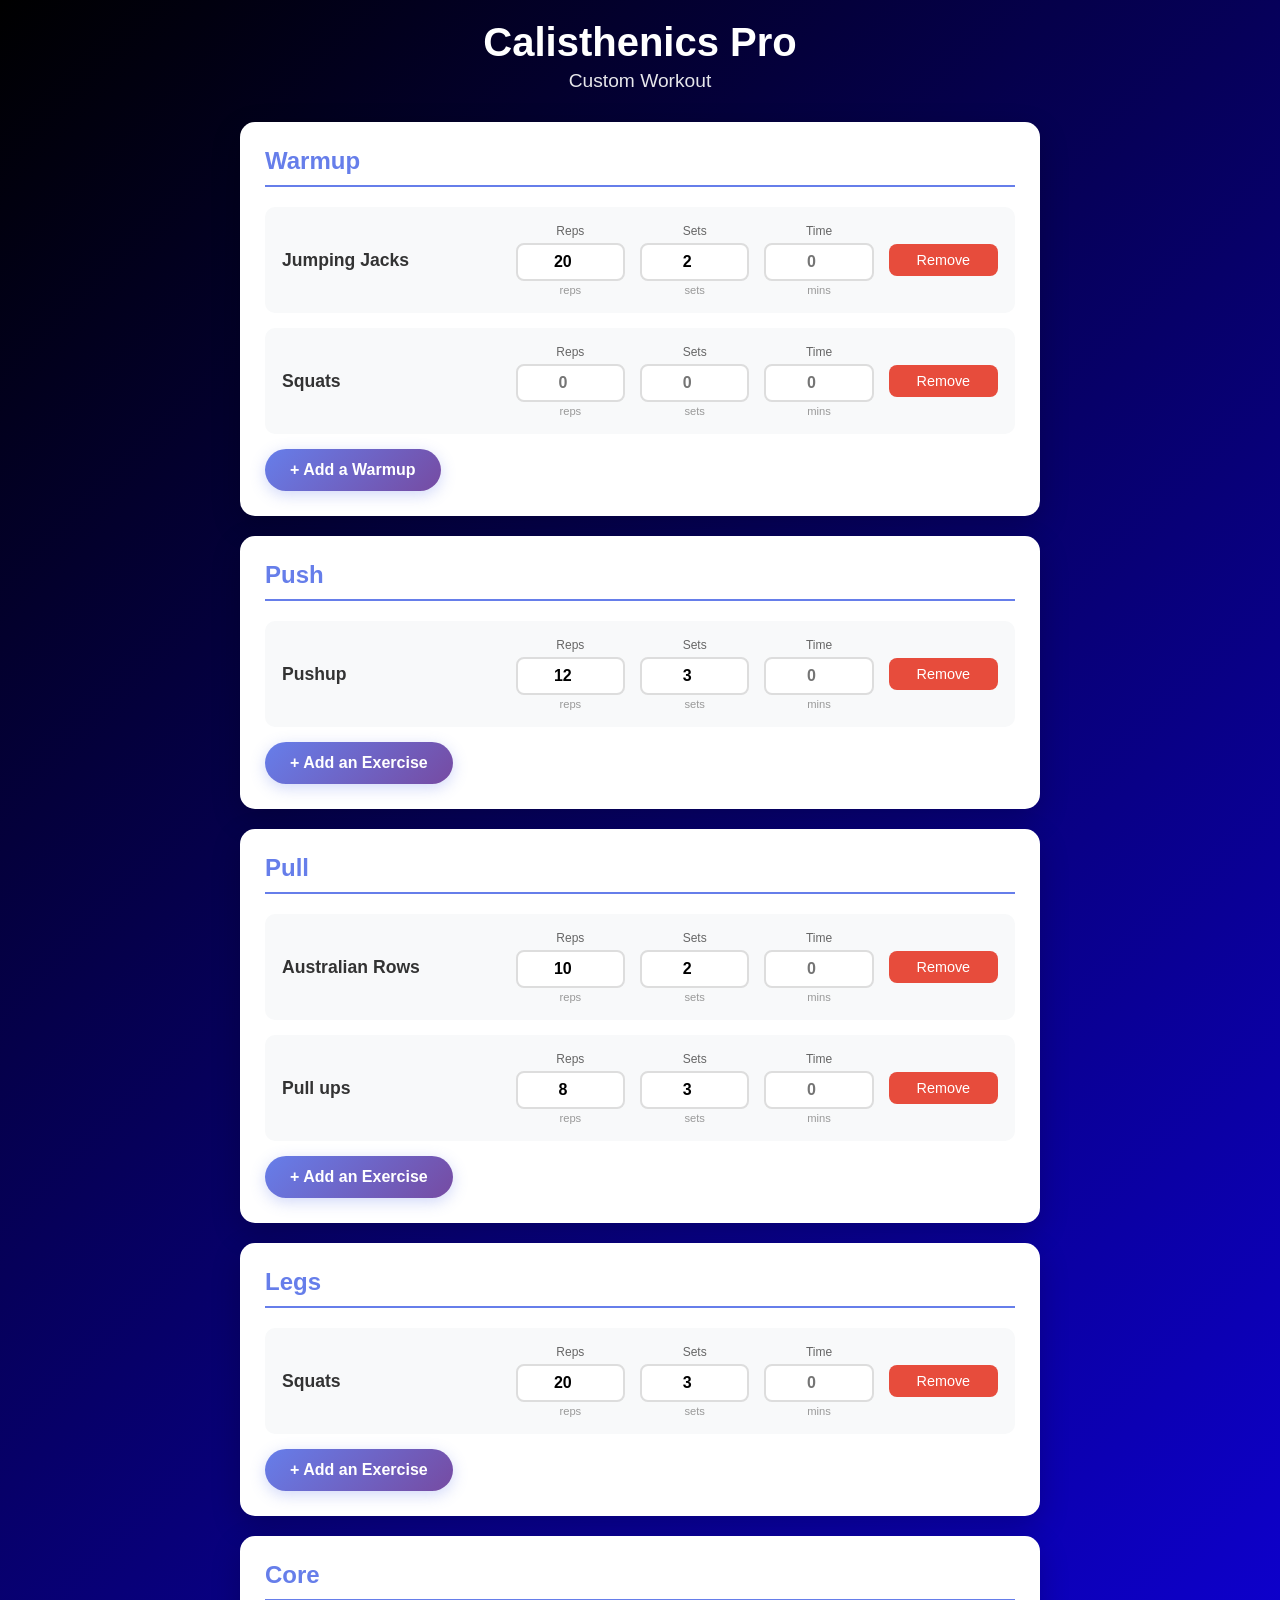
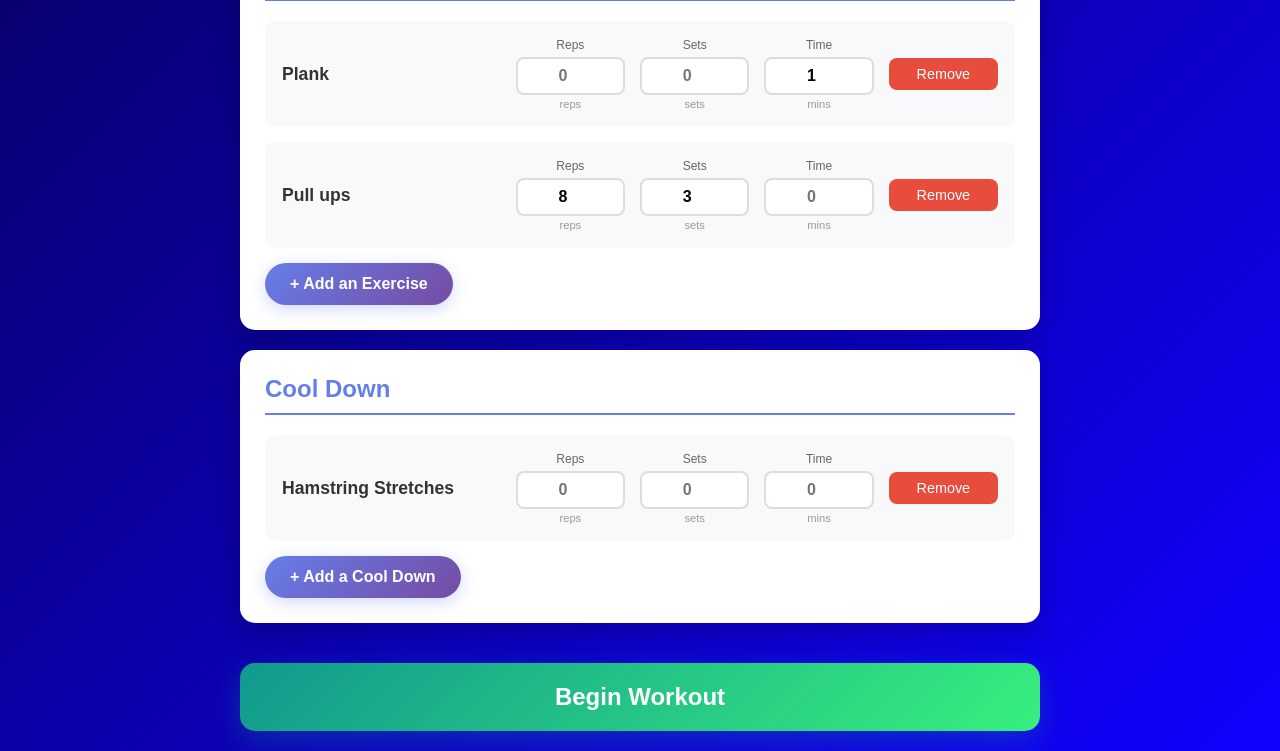
<file: Calisthenics-Pro/index.html>
<!DOCTYPE html>
<html lang="en">
<head>
    <meta charset="UTF-8">
    <meta name="viewport" content="width=device-width, initial-scale=1.0">
    <title>Calisthenics Pro</title>
    <link rel="stylesheet" href="styles.css">
</head>
<body>
    <div class="container">
        <div class="header">
            <h1>Calisthenics Pro</h1>
            <h2>Custom Workout</h2>
        </div>

        <!-- Warmup Section -->
        <div class="workout-section">
            <div class="section-title">Warmup</div>
            <div id="warmup-exercises"></div>
            <button class="add-button" onclick="addExercise('warmup')">+ Add a Warmup</button>
        </div>

        <!-- Push Section -->
        <div class="workout-section">
            <div class="section-title">Push</div>
            <div id="push-exercises"></div>
            <button class="add-button" onclick="addExercise('push')">+ Add an Exercise</button>
        </div>

        <!-- Pull Section -->
        <div class="workout-section">
            <div class="section-title">Pull</div>
            <div id="pull-exercises"></div>
            <button class="add-button" onclick="addExercise('pull')">+ Add an Exercise</button>
        </div>

        <!-- Legs Section -->
        <div class="workout-section">
            <div class="section-title">Legs</div>
            <div id="legs-exercises"></div>
            <button class="add-button" onclick="addExercise('legs')">+ Add an Exercise</button>
        </div>

        <!-- Core Section -->
        <div class="workout-section">
            <div class="section-title">Core</div>
            <div id="core-exercises"></div>
            <button class="add-button" onclick="addExercise('core')">+ Add an Exercise</button>
        </div>

        <!-- Cool Down Section -->
        <div class="workout-section">
            <div class="section-title">Cool Down</div>
            <div id="cooldown-exercises"></div>
            <button class="add-button" onclick="addExercise('cooldown')">+ Add a Cool Down</button>
        </div>

        <button class="begin-button" onclick="beginWorkout()">Begin Workout</button>
    </div>

    <!-- Add Exercise Modal -->
    <div id="exerciseModal" class="modal">
        <div class="modal-content">
            <h3>Add Exercise</h3>
            <input type="text" id="exerciseName" placeholder="Exercise name">
            <div class="modal-buttons">
                <button class="modal-cancel" onclick="closeModal()">Cancel</button>
                <button class="modal-confirm" onclick="confirmAddExercise()">Add</button>
            </div>
        </div>
    </div>

    <!-- Workout Player Screen -->
    <div id="workoutPlayer" class="workout-player">
        <div class="player-container">
            <div class="player-header">
                <h1>Calisthenics Pro</h1>
                <h2>Custom Workout</h2>
            </div>

            <div class="player-content">
                <div class="exercise-info">
                    <div class="info-label">Current Exercise</div>
                    <div class="current-exercise-name" id="playerExerciseName">Current Exercise</div>
                </div>

                <div class="exercise-stats">
                    <div class="stat-box">
                        <div class="stat-label">Repitions</div>
                        <div class="stat-value" id="playerReps">--</div>
                    </div>
                    <div class="stat-box">
                        <div class="stat-label">Set Time</div>
                        <div class="stat-value" id="playerSets">--</div>
                    </div>
                    <div class="stat-box">
                        <div class="stat-label">Rep Seconds</div>
                        <div class="stat-value" id="playerTime">--</div>
                    </div>
                </div>

                <!-- Large Timer for time-based exercises -->
                <div class="timer-display" id="timerDisplay">
                    <div id="timerClock">00:00:00</div>
                </div>

                <div class="player-controls">
                    <button class="control-btn" id="restartBtn" onclick="restartExercise()">
                        <svg width="60" height="60" viewBox="0 0 24 24" fill="none" stroke="currentColor" stroke-width="2">
                            <path d="M3 12a9 9 0 0 1 9-9 9.75 9.75 0 0 1 6.74 2.74L21 8"/>
                            <path d="M21 3v5h-5"/>
                            <path d="M21 12a9 9 0 0 1-9 9 9.75 9.75 0 0 1-6.74-2.74L3 16"/>
                        </svg>
                        <div class="control-label">Restart</div>
                    </button>
                    <button class="control-btn" id="pauseBtn" onclick="togglePause()">
                        <svg width="60" height="60" viewBox="0 0 24 24" fill="currentColor">
                            <rect x="6" y="4" width="4" height="16" rx="1"/>
                            <rect x="14" y="4" width="4" height="16" rx="1"/>
                        </svg>
                        <div class="control-label">Pause</div>
                    </button>
                    <button class="control-btn" id="nextBtn" onclick="nextExercise()">
                        <svg width="60" height="60" viewBox="0 0 24 24" fill="currentColor">
                            <polygon points="5 3 19 12 5 21 5 3"/>
                            <line x1="19" y1="3" x2="19" y2="21" stroke="currentColor" stroke-width="2"/>
                        </svg>
                        <div class="control-label">Next</div>
                    </button>
                </div>

                <button class="exit-workout-btn" onclick="exitWorkout()">Exit Workout</button>
            </div>
        </div>
    </div>

    <script src="script.js"></script>
</body>
</html>
</file>
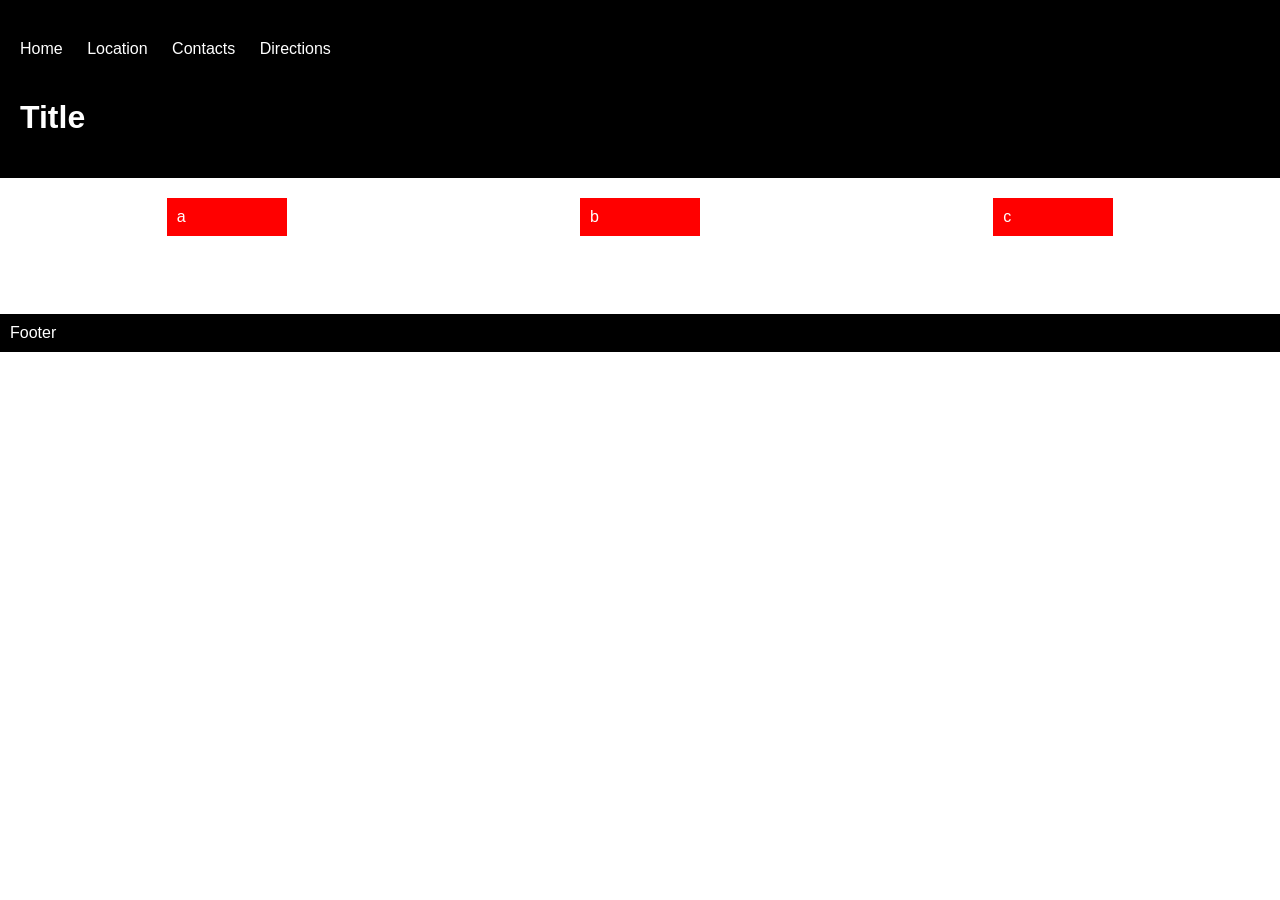
<file: HTML Tutorials/index.html>
<!DOCTYPE html>
<html lang="en">
<head>
    <meta charset="UTF-8">
    <meta name="viewport" content="width=device-width, initial-scale=1.0">
    <link rel="stylesheet" href="style.css">
    <title>Bakery</title>
</head>
<body>
    <header> 
        <ul>
            <li>Home</li>
            <li>Location</li>
            <li>Contacts</li>
            <li>Directions</li>
        </ul>
        <h1> Title</h1>
    </header>
    <section>
        <div>a</div>
        <div>b</div>
        <div>c</div>
    </section>
    <section>Section</section>
    <footer>Footer</footer>
</body>
</html>
</file>
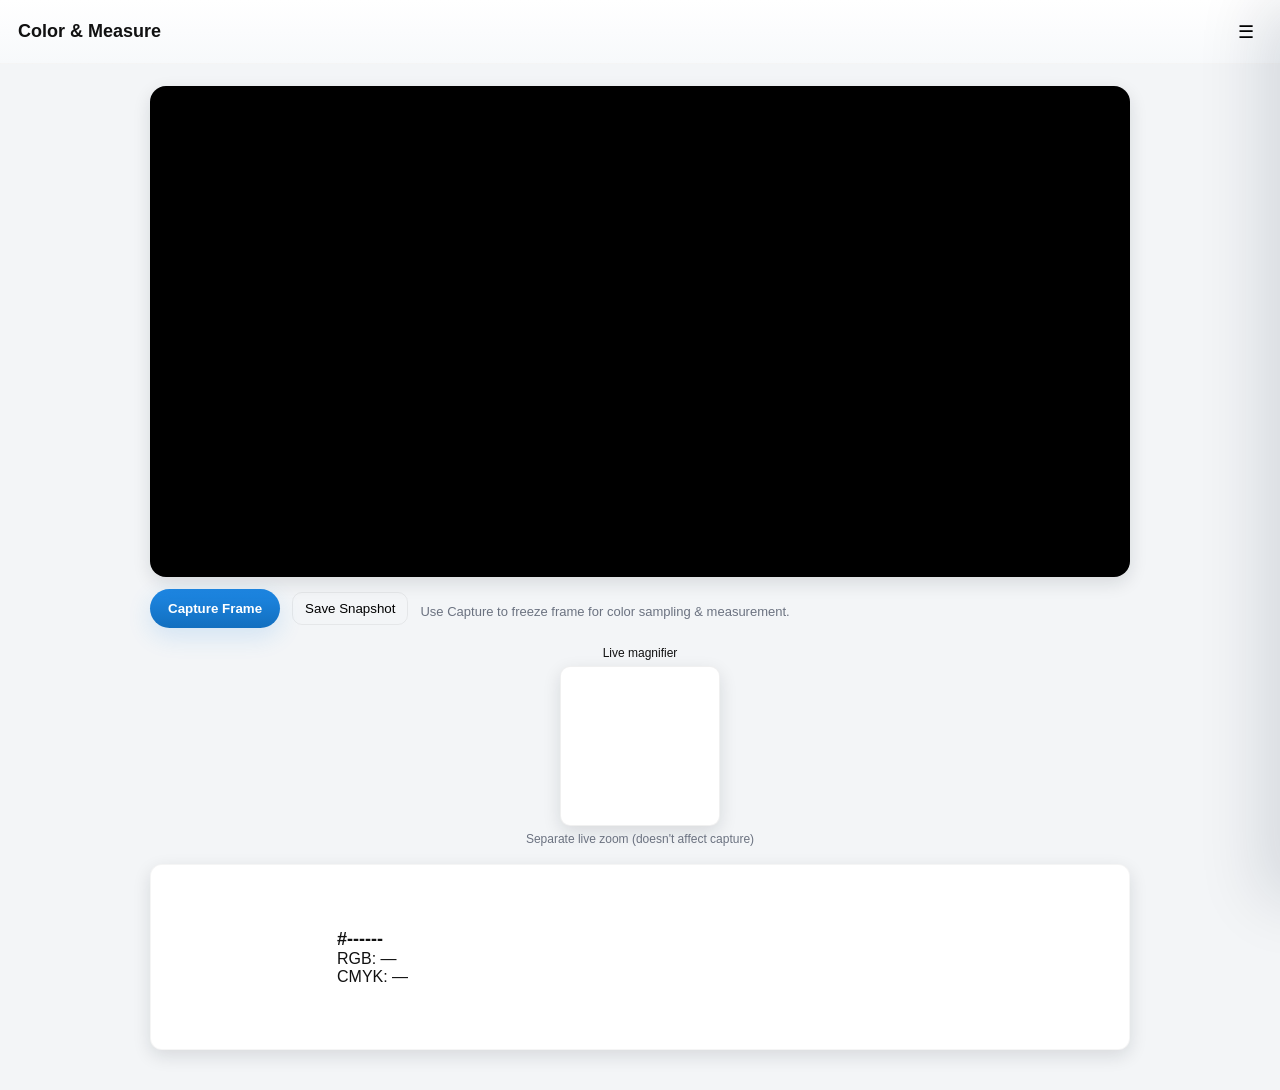
<file: HTML/Camera Measure/Index.html>
<!DOCTYPE html>
<html lang="en">
<head>
  <meta charset="utf-8" />
  <meta name="viewport" content="width=device-width,initial-scale=1" />
  <title>Color + Measure — Material</title>
  <link rel="stylesheet" href="style.css">
</head>
<body>
  <header class="topbar">
    <div class="title">Color & Measure</div>
    <div class="controls-right">
      <button id="hamburger" class="icon-btn" aria-label="Open sidebar">☰</button>
    </div>
  </header>

  <aside id="sideMenu" class="sideMenu" aria-hidden="true">
    <div class="menu-head">
      <h3>Captured Colors</h3>
      <div class="menu-actions">
        <button id="clearColors" class="btn danger">Clear</button>
        <button id="closeMenu" class="icon-btn">✕</button>
      </div>
    </div>

    <div id="menuBody" class="menu-body">
      <div id="colorList" class="menu-list"></div>

      <hr>

      <h4>Measurements</h4>
      <div class="measure-panel">
        <div>Calibration: <span id="calibInfo">Not set</span></div>
        <div>Last measure: <span id="lastMeasure">—</span></div>
        <div class="measure-controls">
          <button id="calibrateBtn" class="btn">Calibrate</button>
          <button id="measureBtn" class="btn">Measure</button>
          <button id="edgeToggle" class="btn">Toggle Edges</button>
        </div>
        <div class="hint small">Workflow: Capture → Calibrate (pick 2 points & enter real length) → Measure (pick 2 points)</div>
      </div>
    </div>
  </aside>

  <div id="overlay" class="overlay" hidden></div>

  <main class="main">
    <section class="camera-area">
      <div class="camera-card">
        <video id="camera" autoplay playsinline muted></video>

        <!-- frozen preview canvas sits above video after capture -->
        <canvas id="previewCanvas" class="preview-canvas" hidden></canvas>

        <!-- edge overlay on top -->
        <canvas id="edgeCanvas" class="edge-canvas" hidden></canvas>
      </div>

      <div class="controls">
        <button id="captureBtn" class="capture-btn">Capture Frame</button>
        <button id="saveSnapshot" class="btn ghost" title="Save snapshot image">Save Snapshot</button>
        <div class="hint">Use Capture to freeze frame for color sampling & measurement.</div>
      </div>

      <div class="magnifier-wrap">
        <label class="small">Live magnifier</label>
        <canvas id="magnifierCanvas" width="160" height="160" class="magnifier-canvas"></canvas>
        <div class="small muted">Separate live zoom (doesn't affect capture)</div>
      </div>

      <div class="preview-card" id="previewCard" hidden>
        <canvas id="previewThumb" width="160" height="160"></canvas>
        <div class="preview-meta">
          <div id="previewHex" class="big-hex">#------</div>
          <div id="previewRGB">RGB: —</div>
          <div id="previewCMYK">CMYK: —</div>
        </div>
      </div>
    </section>
  </main>

  <!-- hidden working canvas at video native resolution -->
  <canvas id="hiddenCanvas" style="display:none;"></canvas>

  <script src="script.js"></script>
</body>
</html>
</file>
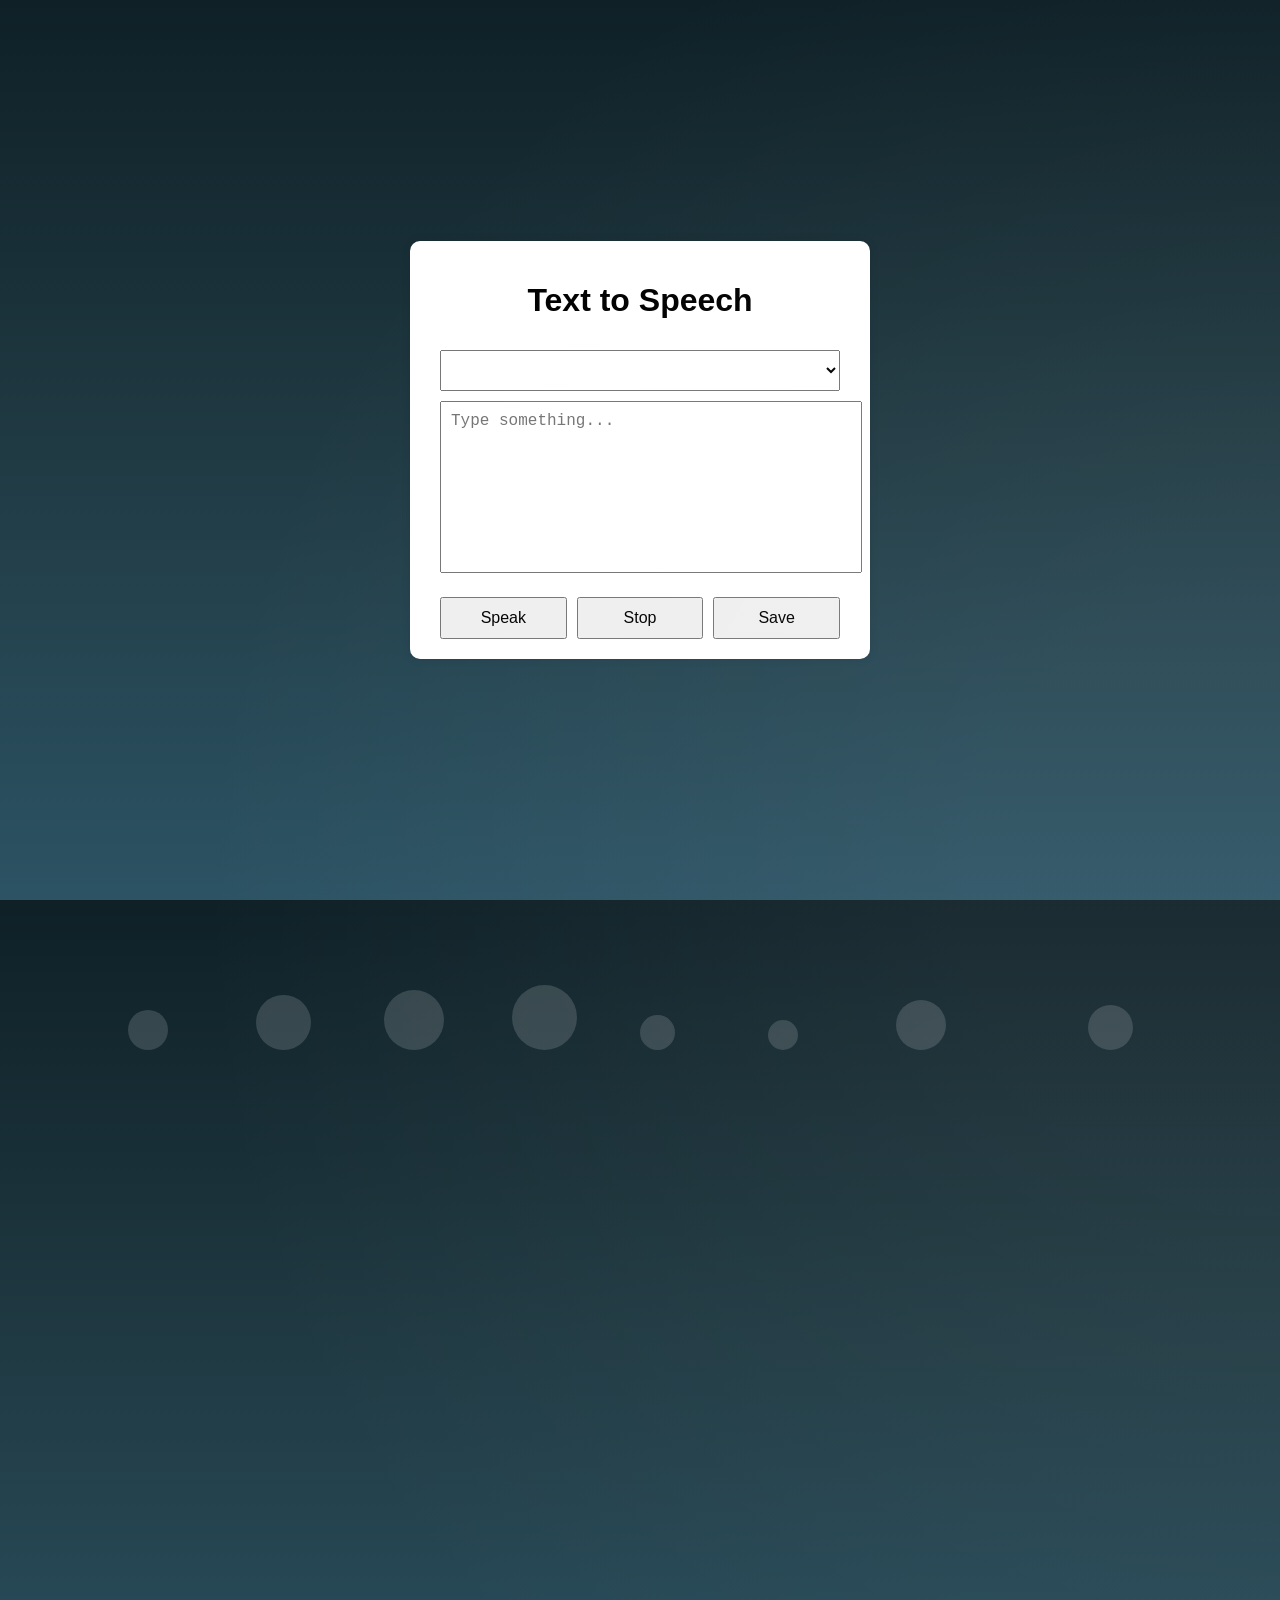
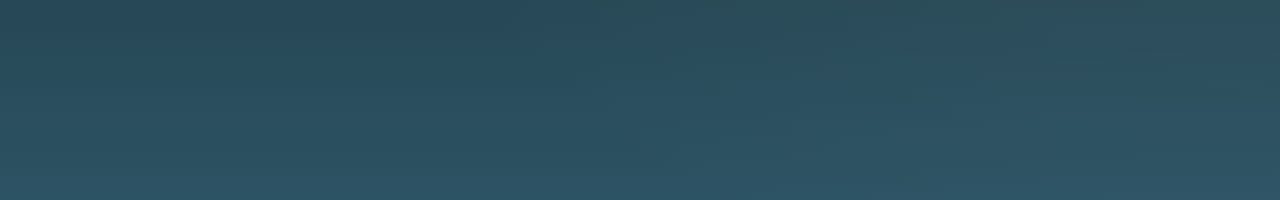
<file: HTML/TTS/TTS.html>
<!DOCTYPE html>
<html lang="en">
<head>
  <meta charset="UTF-8">
  <title>Simple TTS</title>
  <link rel="stylesheet" href="TTS.css">
</head>
<body>
  <div class="container">
    <h1>Text to Speech</h1>
    <select id="voiceSelect"></select>
    <textarea id="textInput" placeholder="Type something..."></textarea>
    <div class="buttons">
      <button id="speakBtn">Speak</button>
      <button id="stopBtn">Stop</button>
      <button id="saveBtn">Save</button>
    </div>
  </div>
  <div class="bubble" style="width: 40px; height: 40px; left: 10%; animation-duration: 14s;"></div>
  <div class="bubble" style="width: 60px; height: 60px; left: 30%; animation-duration: 18s;"></div>
  <div class="bubble" style="width: 35px; height: 35px; left: 50%; animation-duration: 12s;"></div>
  <div class="bubble" style="width: 50px; height: 50px; left: 70%; animation-duration: 16s;"></div>
  <div class="bubble" style="width: 45px; height: 45px; left: 85%; animation-duration: 15s;"></div>
  <div class="bubble" style="width: 55px; height: 55px; left: 20%; animation-duration: 20s;"></div>
  <div class="bubble" style="width: 65px; height: 65px; left: 40%; animation-duration: 22s;"></div>
  <div class="bubble" style="width: 30px; height: 30 px; left: 60%; animation-duration: 10s;"></div>


  <script src="TTS.js"></script>
</body>
</html>
</file>
<file: Calisthenics-Pro/styles.css>
* {
    margin: 0;
    padding: 0;
    box-sizing: border-box;
}

body {
    font-family: 'Segoe UI', Tahoma, Geneva, Verdana, sans-serif;
    background: linear-gradient(135deg, #000000 0%, #1100ff 100%);
    min-height: 100vh;
    padding: 20px;
}

.container {
    max-width: 800px;
    margin: 0 auto;
}

.header {
    text-align: center;
    color: white;
    margin-bottom: 30px;
}

.header h1 {
    font-size: 2.5rem;
    font-weight: 700;
    margin-bottom: 5px;
}

.header h2 {
    font-size: 1.2rem;
    font-weight: 400;
    opacity: 0.9;
}

.workout-section {
    background: white;
    border-radius: 15px;
    padding: 25px;
    margin-bottom: 20px;
    box-shadow: 0 10px 30px rgba(0, 0, 0, 0.2);
}

.section-title {
    font-size: 1.5rem;
    font-weight: 600;
    color: #667eea;
    margin-bottom: 20px;
    padding-bottom: 10px;
    border-bottom: 2px solid #667eea;
}

.exercise-item {
    display: grid;
    grid-template-columns: 2fr 1fr 1fr 1fr 1fr;
    gap: 15px;
    align-items: center;
    padding: 15px;
    background: #f8f9fa;
    border-radius: 10px;
    margin-bottom: 15px;
    border: 2px solid transparent;
    transition: all 0.3s ease;
}

.exercise-item:hover {
    border-color: #667eea;
    transform: translateY(-2px);
    box-shadow: 0 5px 15px rgba(102, 126, 234, 0.2);
}

.exercise-name {
    font-weight: 600;
    color: #333;
    font-size: 1.1rem;
}

.exercise-input {
    display: flex;
    flex-direction: column;
    align-items: center;
}

.exercise-input label {
    font-size: 0.75rem;
    color: #666;
    margin-bottom: 5px;
    font-weight: 500;
}

.exercise-input input {
    width: 100%;
    padding: 8px;
    border: 2px solid #ddd;
    border-radius: 8px;
    text-align: center;
    font-size: 1rem;
    font-weight: 600;
    transition: border-color 0.3s ease;
}

.exercise-input input:focus {
    outline: none;
    border-color: #667eea;
}

.exercise-input .unit {
    font-size: 0.7rem;
    color: #999;
    margin-top: 3px;
}

.add-button {
    background: linear-gradient(135deg, #667eea 0%, #764ba2 100%);
    color: white;
    border: none;
    padding: 12px 25px;
    border-radius: 25px;
    font-size: 1rem;
    font-weight: 600;
    cursor: pointer;
    transition: all 0.3s ease;
    box-shadow: 0 4px 15px rgba(102, 126, 234, 0.3);
}

.add-button:hover {
    transform: translateY(-2px);
    box-shadow: 0 6px 20px rgba(102, 126, 234, 0.4);
}

.add-button:active {
    transform: translateY(0);
}

.remove-button {
    background: #e74c3c;
    color: white;
    border: none;
    padding: 8px 15px;
    border-radius: 8px;
    font-size: 0.9rem;
    cursor: pointer;
    transition: all 0.3s ease;
}

.remove-button:hover {
    background: #c0392b;
}

.begin-button {
    width: 100%;
    background: linear-gradient(135deg, #11998e 0%, #38ef7d 100%);
    color: white;
    border: none;
    padding: 20px;
    border-radius: 15px;
    font-size: 1.5rem;
    font-weight: 700;
    cursor: pointer;
    transition: all 0.3s ease;
    box-shadow: 0 10px 30px rgba(17, 153, 142, 0.3);
    margin-top: 20px;
}

.begin-button:hover {
    transform: translateY(-3px);
    box-shadow: 0 15px 40px rgba(17, 153, 142, 0.4);
}

.begin-button:active {
    transform: translateY(0);
}

.empty-state {
    text-align: center;
    padding: 20px;
    color: #999;
    font-style: italic;
}

@media (max-width: 768px) {
    .exercise-item {
        grid-template-columns: 1fr;
        gap: 10px;
    }

    .exercise-name {
        text-align: center;
    }

    .header h1 {
        font-size: 2rem;
    }
}

.modal {
    display: none;
    position: fixed;
    top: 0;
    left: 0;
    width: 100%;
    height: 100%;
    background: rgba(0, 0, 0, 0.7);
    z-index: 1000;
    align-items: center;
    justify-content: center;
}

.modal.active {
    display: flex;
}

.modal-content {
    background: white;
    padding: 30px;
    border-radius: 15px;
    max-width: 400px;
    width: 90%;
}

.modal-content h3 {
    margin-bottom: 20px;
    color: #667eea;
}

.modal-content input {
    width: 100%;
    padding: 10px;
    margin-bottom: 15px;
    border: 2px solid #ddd;
    border-radius: 8px;
    font-size: 1rem;
}

.modal-buttons {
    display: flex;
    gap: 10px;
}

.modal-buttons button {
    flex: 1;
    padding: 10px;
    border: none;
    border-radius: 8px;
    font-weight: 600;
    cursor: pointer;
    transition: all 0.3s ease;
}

.modal-cancel {
    background: #ddd;
    color: #333;
}

.modal-cancel:hover {
    background: #ccc;
}

.modal-confirm {
    background: #667eea;
    color: white;
}

.modal-confirm:hover {
    background: #5568d3;
}

/* Workout Player Styles */
.workout-player {
    display: none;
    position: fixed;
    top: 0;
    left: 0;
    width: 100%;
    height: 100%;
    background: linear-gradient(135deg, #1a1a2e 0%, #16213e 50%, #0f3460 100%);
    z-index: 2000;
}

.workout-player.active {
    display: flex;
    align-items: center;
    justify-content: center;
}

.player-container {
    width: 90%;
    max-width: 900px;
    padding: 40px;
}

.player-header {
    text-align: center;
    color: white;
    margin-bottom: 40px;
}

.player-header h1 {
    font-size: 2.5rem;
    font-weight: 700;
    margin-bottom: 5px;
}

.player-header h2 {
    font-size: 1.2rem;
    font-weight: 400;
    opacity: 0.8;
}

.player-content {
    background: rgba(255, 255, 255, 0.05);
    border-radius: 20px;
    padding: 40px;
    backdrop-filter: blur(10px);
    border: 1px solid rgba(255, 255, 255, 0.1);
}

.exercise-info {
    margin-bottom: 30px;
}

.info-label {
    color: rgba(255, 255, 255, 0.6);
    font-size: 1rem;
    margin-bottom: 10px;
    font-weight: 500;
}

.current-exercise-name {
    background: white;
    padding: 20px;
    border-radius: 15px;
    font-size: 1.5rem;
    font-weight: 600;
    color: #1a1a2e;
    text-align: center;
}

.exercise-stats {
    display: grid;
    grid-template-columns: repeat(3, 1fr);
    gap: 20px;
    margin-bottom: 40px;
}

.stat-box {
    background: rgba(255, 255, 255, 0.1);
    padding: 20px;
    border-radius: 15px;
    text-align: center;
    border: 1px solid rgba(255, 255, 255, 0.2);
}

.stat-label {
    color: rgba(255, 255, 255, 0.7);
    font-size: 0.9rem;
    margin-bottom: 10px;
    font-weight: 500;
}

.stat-value {
    color: white;
    font-size: 2rem;
    font-weight: 700;
}

.timer-display {
    display: none;
    text-align: center;
    margin: 60px 0;
}

.timer-display.active {
    display: block;
}

#timerClock {
    font-size: 6rem;
    font-weight: 700;
    color: white;
    text-shadow: 0 0 30px rgba(255, 255, 255, 0.3);
    letter-spacing: 0.1em;
}

.player-controls {
    display: flex;
    justify-content: center;
    gap: 40px;
    margin-bottom: 30px;
}

.control-btn {
    background: white;
    border: none;
    width: 120px;
    height: 120px;
    border-radius: 50%;
    display: flex;
    flex-direction: column;
    align-items: center;
    justify-content: center;
    cursor: pointer;
    transition: all 0.3s ease;
    box-shadow: 0 10px 30px rgba(0, 0, 0, 0.3);
}

.control-btn:hover {
    transform: translateY(-5px);
    box-shadow: 0 15px 40px rgba(0, 0, 0, 0.4);
}

.control-btn:active {
    transform: translateY(-2px);
}

.control-btn svg {
    margin-bottom: 5px;
}

.control-label {
    font-size: 1rem;
    font-weight: 700;
    color: #1a1a2e;
}

.exit-workout-btn {
    width: 100%;
    background: rgba(231, 76, 60, 0.2);
    color: white;
    border: 2px solid #e74c3c;
    padding: 15px;
    border-radius: 12px;
    font-size: 1.1rem;
    font-weight: 600;
    cursor: pointer;
    transition: all 0.3s ease;
}

.exit-workout-btn:hover {
    background: #e74c3c;
}

@media (max-width: 768px) {
    .player-container {
        padding: 20px;
    }

    .player-content {
        padding: 25px;
    }

    .exercise-stats {
        grid-template-columns: 1fr;
        gap: 15px;
    }

    #timerClock {
        font-size: 4rem;
    }

    .player-controls {
        gap: 20px;
    }

    .control-btn {
        width: 90px;
        height: 90px;
    }

    .control-btn svg {
        width: 40px;
        height: 40px;
    }

    .control-label {
        font-size: 0.85rem;
    }
}
</file>
<file: HTML Tutorials/style.css>
body{
    font-family: Arial, Helvetica, sans-serif;
    margin: 0;
    padding: 0;
}

header{
    background: black;
    color: white;
    padding: 20px;
}

section{
    background: white;
    color: white;
    padding: 20px;
    display: flex;
    flex-direction: row;
}

div{
    background: red;
    width: 100px;
    margin: auto;
    padding: 10px;
}

ul{
    margin: 0;
    padding: 0;
    list-style-type: none;
}

li{
    display: inline-block;
    margin: 20px;
    margin-left: 0;
}

footer{
    background: black;
    color: white;
    padding: 10px;
}
</file>
<file: HTML/Camera Measure/style.css>
:root{
  --bg: #f3f5f7;
  --surface: #ffffff;
  --muted: #6b7280;
  --accent: #1e88e5;
  --danger: #e53935;
  --elev1: 0 6px 18px rgba(16,24,32,0.12);
  --radius: 12px;
  font-family: "Segoe UI", Roboto, "Helvetica Neue", Arial, sans-serif;
  color-scheme: light;
}

/* Basic layout */
*{box-sizing:border-box}
html,body{height:100%;margin:0;background:var(--bg);color:#111}
.topbar{
  position:fixed;left:0;right:0;top:0;height:64px;
  display:flex;align-items:center;justify-content:space-between;padding:0 18px;
  background:linear-gradient(180deg,#fff,#f7f9fb);z-index:60;border-bottom:1px solid rgba(0,0,0,0.04)
}
.title{font-weight:600;font-size:18px}
.icon-btn{background:none;border:0;padding:8px;font-size:18px;cursor:pointer}

/* Sidebar (material sheet) */
.sideMenu{
  position:fixed;top:0;right:-360px;width:360px;height:100vh;background:var(--surface);
  box-shadow:-20px 0 60px rgba(12,24,48,0.12);padding:20px;padding-top:72px;transition:right .32s cubic-bezier(.2,.9,.3,1);
  z-index:120;overflow:auto;border-left:1px solid rgba(0,0,0,0.04);
  display:flex;flex-direction:column;
}
.sideMenu.open{right:0}
.menu-head{display:flex;align-items:center;justify-content:space-between;gap:12px}
.menu-head h3{margin:0}
.menu-actions{display:flex;gap:8px;align-items:center}

/* overlay blur */
.overlay{position:fixed;inset:0;background:rgba(0,0,0,0.18);backdrop-filter: blur(6px);z-index:100;transition:opacity .2s}

/* main */
.main{padding-top:86px;display:flex;justify-content:center;padding-bottom:40px}
.camera-area{width:95%;max-width:980px}
.camera-card{position:relative;border-radius:16px;overflow:hidden;background:#000;box-shadow:var(--elev1);border:1px solid rgba(0,0,0,0.06)}
video{width:100%;height:auto;display:block;object-fit:cover;max-height:68vh}

/* preview canvas (frozen frame) sits over video */
.preview-canvas, .edge-canvas{position:absolute;left:0;top:0;width:100%;height:100%;pointer-events:none}
.edge-canvas{mix-blend-mode:overlay;opacity:0.95}

/* controls */
.controls{display:flex;align-items:center;gap:12px;margin-top:12px}
.capture-btn{background:linear-gradient(180deg,var(--accent),#126fbf);color:white;border:0;padding:12px 18px;border-radius:28px;font-weight:600;cursor:pointer;box-shadow:0 8px 24px rgba(30,136,229,0.16)}
.btn{background:#fff;border:1px solid rgba(0,0,0,0.06);padding:8px 12px;border-radius:10px;cursor:pointer}
.btn.ghost{background:transparent}
.btn.danger, .btn.danger:hover{background:var(--danger);color:#fff;border:0}
.small{font-size:12px}
.hint{color:var(--muted);font-size:13px;margin-top:6px}

/* magnifier */
.magnifier-wrap{display:flex;flex-direction:column;align-items:center;margin-top:18px;gap:6px}
.magnifier-canvas{border-radius:10px;background:#fff;box-shadow:var(--elev1);border:1px solid rgba(0,0,0,0.06);width:160px;height:160px}

/* preview card */
.preview-card{display:flex;gap:14px;align-items:center;margin-top:18px;background:var(--surface);padding:12px;border-radius:12px;box-shadow:var(--elev1);border:1px solid rgba(0,0,0,0.04)}
.preview-meta{display:flex;flex-direction:column}
.big-hex{font-weight:700;font-size:18px}
.muted{color:var(--muted)}

/* menu body list */
.menu-body{margin-top:10px}
.menu-list{display:flex;flex-direction:column;gap:12px}
.menu-list .color-row{display:flex;gap:12px;align-items:center;padding:10px;border-radius:10px;background:#fbfdff;border:1px solid rgba(0,0,0,0.04);box-shadow:0 10px 24px rgba(12,24,48,0.06)}
.color-swatch{width:64px;height:64px;border-radius:8px;overflow:hidden;border:1px solid rgba(0,0,0,0.04)}
.color-thumb{width:64px;height:64px;object-fit:cover;display:block}
.color-meta{display:flex;flex-direction:column}
.color-meta .meta-row{color:var(--muted);font-size:13px;margin-top:6px}

/* measurements block */
.measure-panel{margin-top:8px;padding:10px;border-radius:10px;background:#fff;border:1px solid rgba(0,0,0,0.04);box-shadow:var(--elev1)}
.measure-controls{display:flex;gap:8px;margin-top:8px;flex-wrap:wrap}
.hint.small{margin-top:10px}

/* responsive */
@media (max-width:720px){
  .sideMenu{width:92vw;right:-100vw}
  .sideMenu.open{right:0}
  .menu-head{gap:6px}
  .color-swatch{width:52px;height:52px}
  .magnifier-canvas{width:140px;height:140px}
}
</file>
<file: HTML/TTS/TTS.css>
body {
    font-family: Arial, sans-serif;
    background-color: rgb(255, 123, 0);
    margin: 0;
    padding: 0;
    display: flex;
    justify-content: center;
    align-items: center;
    height: 100vh;
    overflow: scroll;
  }
  
  .container {
    background: white;
    padding: 20px 30px;
    border-radius: 10px;
    box-shadow: 0 0 10px rgba(0, 0, 0, 0.1);
    width: 400px;
    max-width: 90%;
  }
  
  h1 {
    text-align: center;
  }
  
  textarea {
    width: 100%;
    height: 150px;
    margin-top: 10px;
    padding: 10px;
    font-size: 16px;
    resize: none;
  }
  
  select, button {
    width: 100%;
    padding: 10px;
    margin-top: 10px;
    font-size: 16px;
  }
  
  .buttons {
    display: flex;
    gap: 10px;
    margin-top: 10px;
  }
  
  button {
    flex: 1;
    cursor: pointer;
  }
  body {
  margin: 0;
  height: 100vh;
  background: linear-gradient(to bottom, #0f2027, #203a43, #2c5364);
  overflow: hidden;
}

/* Simulated light rays */
body::before {
  content: "";
  position: absolute;
  top: 0;
  left: 0;
  width: 200%;
  height: 200%;
  background: radial-gradient(circle, rgba(255, 255, 255, 0.05) 20%, transparent 70%);
  animation: rays 10s linear infinite;
  pointer-events: none;
  z-index: 1;
}

@keyframes rays {
  from {
    transform: translate(-25%, -25%) rotate(0deg);
  }
  to {
    transform: translate(-25%, -25%) rotate(360deg);
  }
}

/* Bubble effect */
.bubble {
  position: absolute;
  bottom: -100px;
  background: rgba(255, 255, 255, 0.1);
  border-radius: 50%;
  animation: rise 10s infinite ease-in;
  z-index: 0;
}

@keyframes rise {
  to {
    transform: translateY(-110vh);
    opacity: 0;
  }
}
.bubble {
  position: absolute;
  bottom: -150px;
  background: rgba(255, 255, 255, 0.15);
  border-radius: 50%;
  animation: rise 12s infinite ease-in;
  z-index: 0;

  /* Default larger size range */
  width: 30px;
  height: 30px;
}
@keyframes rise {
  to {
    transform: translateY(-120vh);
    opacity: 0;
  }
}
</file>
